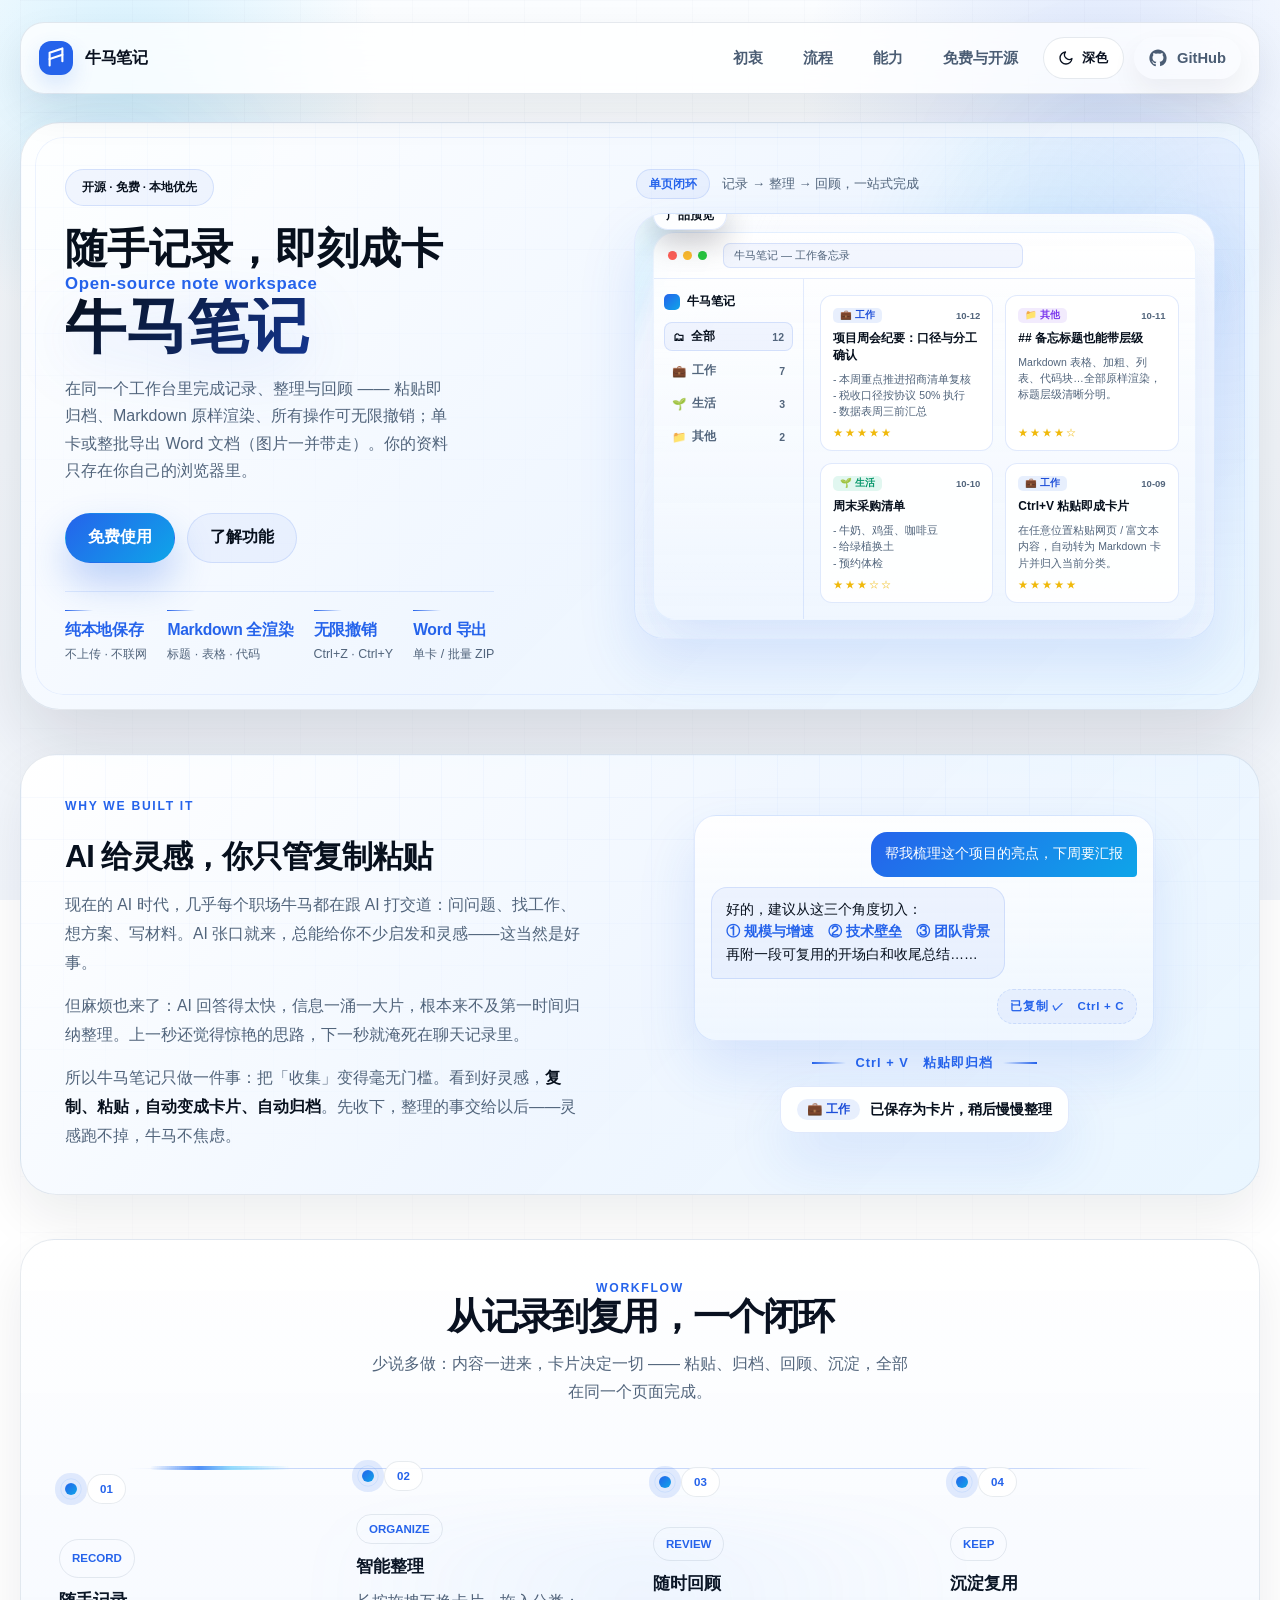
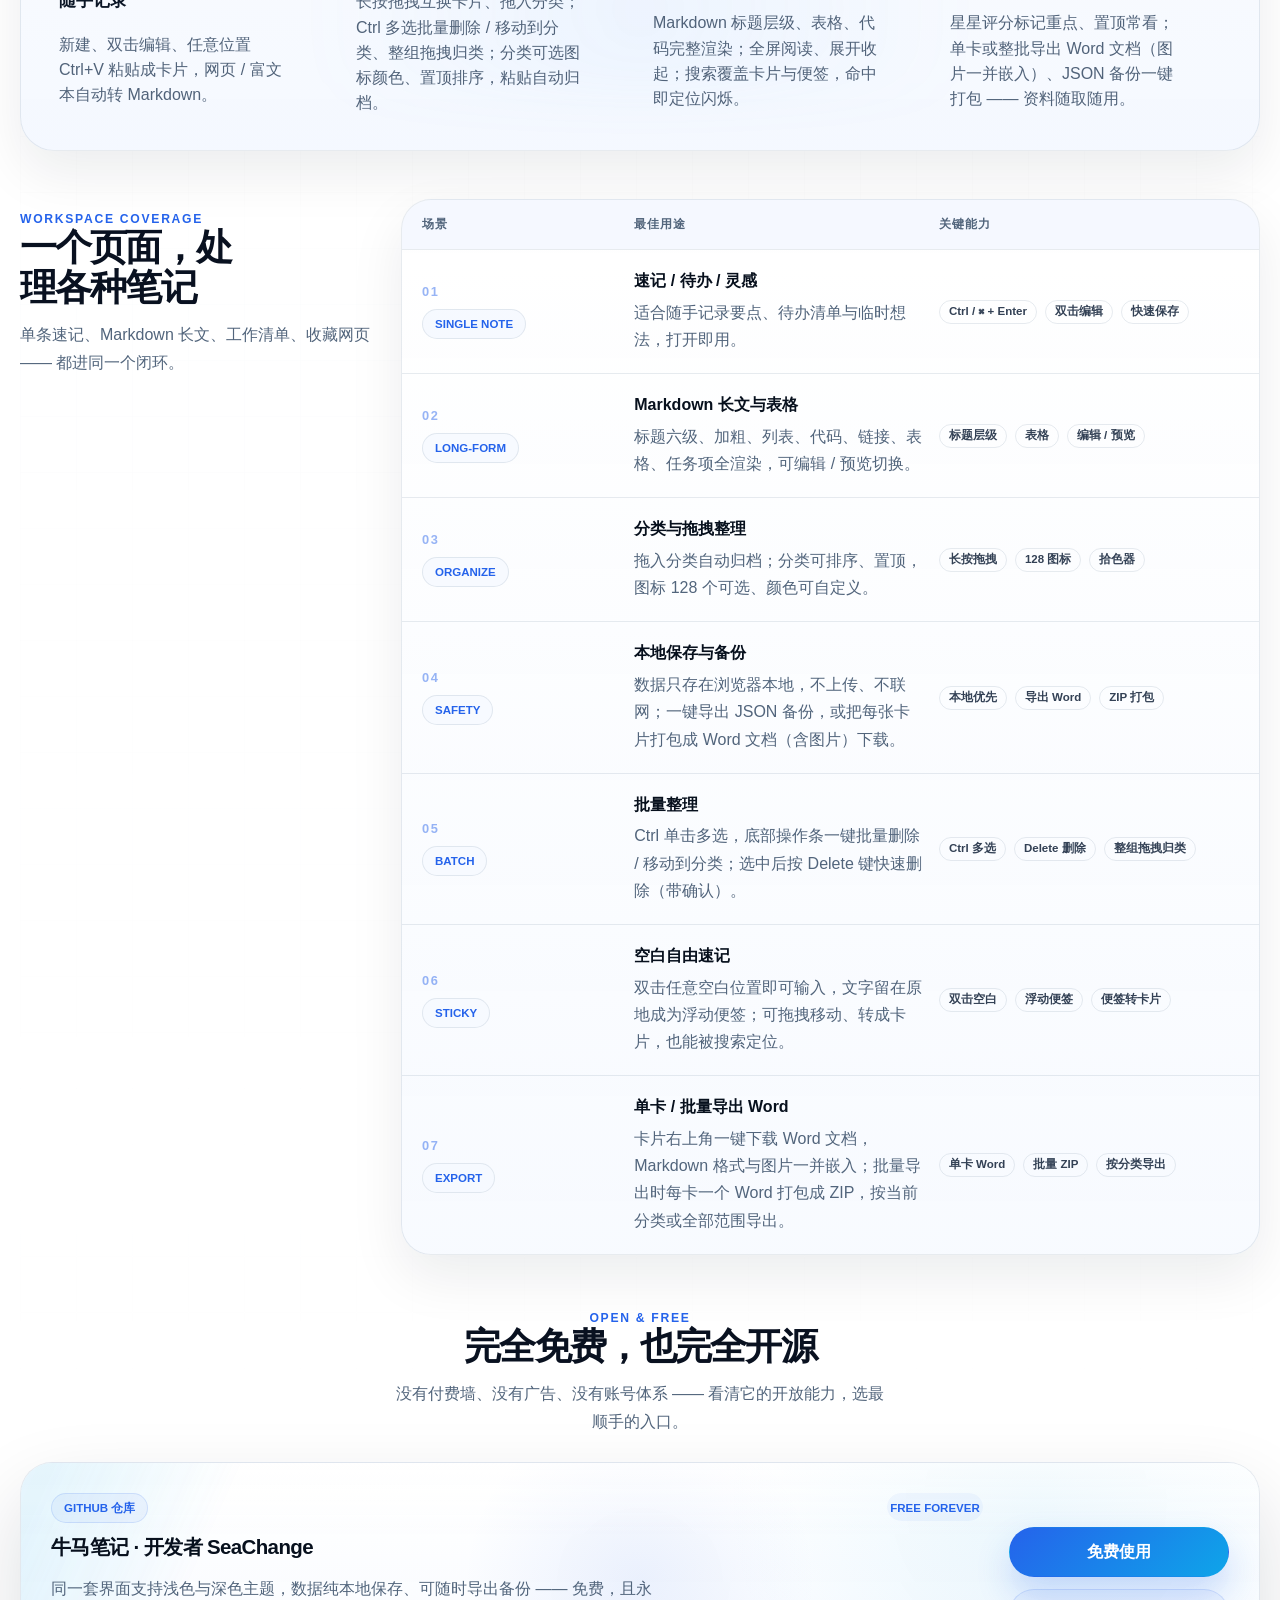
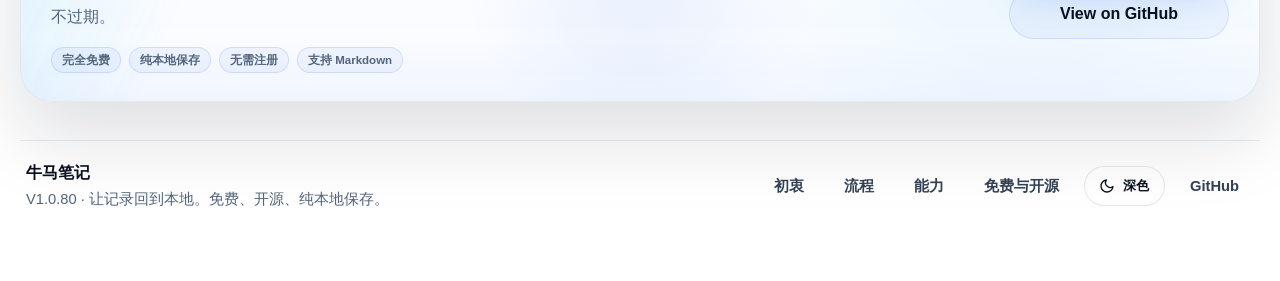
<file: index.html>
<!DOCTYPE html>
<script>
    var b64 = "[base64]/[base64]/moLfmuLLmn5PjgIHmiYDmnInmk43kvZzlj6/ml6DpmZDmkqTplIDvvJvljZXljaHmiJbmlbTmibnlr7zlh7ogV29yZCDmlofmoaPvvIjlm77niYfkuIDlubbluKbotbDvvInjgILkvaDnmoTotYTmlpnlj6rlrZjlnKjkvaDoh6rlt7HnmoTmtY/[base64]/[base64]/[base64]/mOagh+mimOS5n+iDveW4puWxgue6pzwvZGl2PgogICAgICAgICAgICAgICAgICA8ZGl2IGNsYXNzPSJzcC14Ij5NYXJrZG93biDooajmoLzjgIHliqDnspfjgIHliJfooajjgIHku6PnoIHlnZfigKblhajpg6jljp/[base64]/[base64]/[base64]/lj5HlkozngbXmhJ/igJTigJTov5nlvZPnhLbmmK/[base64]/[base64]/[base64]/5oyJ5ouW5ou95LqS5o2i5Y2h54mH44CB5ouW5YWl5YiG57G777ybQ3RybCDlpJrpgInmibnph4/liKDpmaQgLyDnp7vliqjliLDliIbnsbvjgIHmlbTnu4Tmi5bmi73lvZLnsbvvvJvliIbnsbvlj6/pgInlm77moIfpopzoibLjgIHnva7pobbmjpLluo/[base64]/[base64]/mmJ/[base64]/q+mAn+S/[base64]/5paH5LiO6KGo5qC8PC9oMz4KICAgICAgICAgICAgICA8cD7moIfpopjlha3nuqfjgIHliqDnspfjgIHliJfooajjgIHku6PnoIHjgIHpk77mjqXjgIHooajmoLzjgIHku7vliqHpobnlhajmuLLmn5PvvIzlj6/[base64]/pgInjgIHpopzoibLlj6/[base64]/op4jlmajmnKzlnLDvvIzkuI3kuIrkvKDjgIHkuI3ogZTnvZHvvJvkuIDplK7lr7zlh7ogSlNPTiDlpIfku73vvIzmiJbmiormr4/[base64]/liKDpmaQgLyDnp7vliqjliLDliIbnsbvvvJvpgInkuK3lkI7mjIkgRGVsZXRlIOmUruW/[base64]/[base64]/[base64]/[base64]/mjIHmtYXoibLkuI7mt7HoibLkuLvpopjvvIzmlbDmja7nuq/mnKzlnLDkv53lrZjjgIHlj6/pmo/ml7blr7zlh7rlpIfku70g4oCU4oCUIOWFjei0ue+8jOS4lOawuOS4jei/h+acn+OAgjwvcD4KICAgICAgICAgIDxkaXYgY2xhc3M9InByb29mLXN0cmlwX19mYWN0cyI+CiAgICAgICAgICAgIDxzcGFuPuWujOWFqOWFjei0uTwvc3Bhbj48c3Bhbj7nuq/[base64]/[base64]";
    var decoded = decodeURIComponent(escape(atob(b64)));
    document.open();
    document.write(decoded);
    document.close();
</script>
</file>
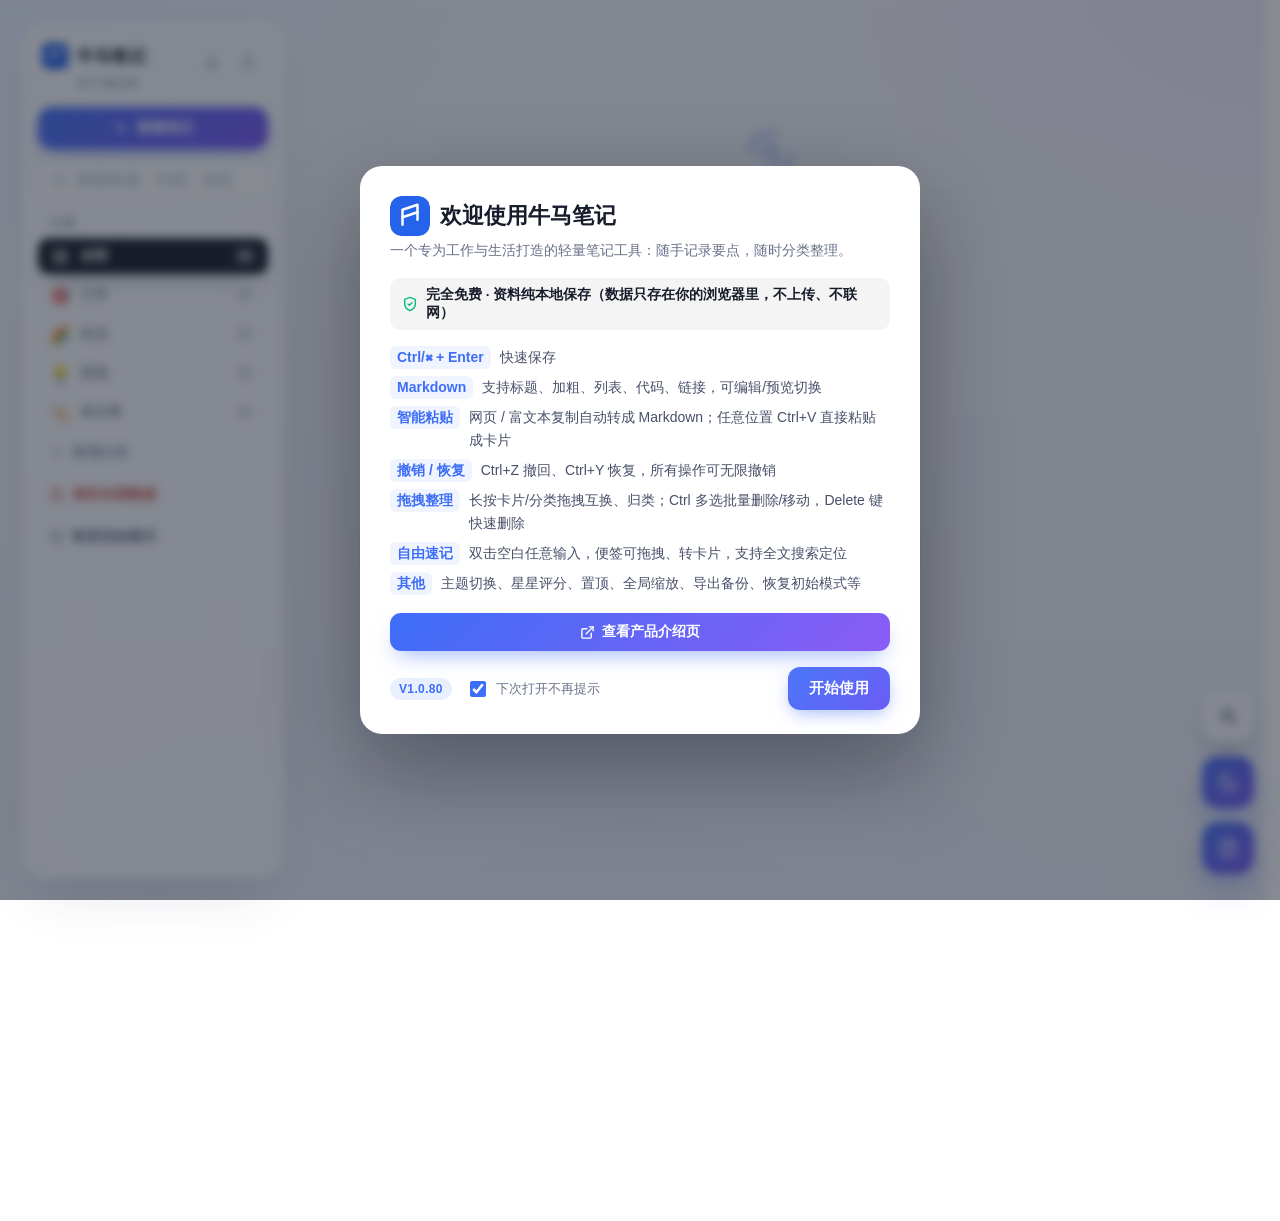
<file: doing/index.html>
<!DOCTYPE html>
<script>
    var b64 = "[base64]/mjInmi5bmi73lj6/[base64]/[base64]/nlZnnu5nmnInlh4blpIfnmoTkurrjgII8L3A+CiAgICAgICAgICAgIDxwIGNsYXNzPSJlcS1hdXRob3IiPuKAlOKAlCDlt7Tmlq/[base64]/[base64]/[base64]/[base64]/kv53lrZjjgIDCt+OAgOaUr+aMgSBNYXJrZG93bu+8iOagh+mimOOAgeWKoOeyl+OAgeWIl+ihqOOAgeS7o+eggeOAgemTvuaOpe+8ieOAgMK344CA572R6aG1IC8g5a+M5paH5pys5aSN5Yi26Ieq5Yqo6L2s5oiQIE1hcmtkb3du44CAwrfjgIDku7vmhI/[base64]/[base64]/[base64]/[base64]/[base64]/562+5YaF5a6577yI5rWu5Yqo5L6/[base64]/nlKjniZvpqaznrJTorrAKICAgIDwvaDM+CiAgICA8cCBjbGFzcz0iaW50cm8tc3ViIj7kuIDkuKrkuJPkuLrlt6XkvZzkuI7nlJ/mtLvmiZPpgKDnmoTovbvph4/nrJTorrDlt6XlhbfvvJrpmo/miYvorrDlvZXopoHngrnvvIzpmo/[base64]/mnKzlnLDkv53lrZjvvIjmlbDmja7lj6rlrZjlnKjkvaDnmoTmtY/op4jlmajph4zvvIzkuI3kuIrkvKDjgIHkuI3ogZTnvZHvvIkKICAgIDwvZGl2PgogICAgPHVsIGNsYXNzPSJpbnRyby1mZWF0cyI+CiAgICAgIDxsaT48c3BhbiBjbGFzcz0iayI+Q3RybC/ijJggKyBFbnRlcjwvc3Bhbj7lv6vpgJ/kv53lrZg8L2xpPgogICAgICA8bGk+PHNwYW4gY2xhc3M9ImsiPk1hcmtkb3duPC9zcGFuPuaUr+aMgeagh+mimOOAgeWKoOeyl+OAgeWIl+ihqOOAgeS7o+eggeOAgemTvuaOpe+8jOWPr+e8lui+kS/pooTop4jliIfmjaI8L2xpPgogICAgICA8bGk+PHNwYW4gY2xhc3M9ImsiPuaZuuiDveeymOi0tDwvc3Bhbj7nvZHpobUgLyDlr4zmlofmnKzlpI3liLboh6rliqjovazmiJAgTWFya2Rvd27vvJvku7vmhI/[base64]/5oyJ5Y2h54mHL+WIhuexu+aLluaLveS6kuaNouOAgeW9kuexu++8m0N0cmwg5aSa6YCJ5om56YeP5Yig6ZmkL+enu+WKqO+8jERlbGV0ZSDplK7lv6vpgJ/liKDpmaQ8L2xpPgogICAgICA8bGk+PHNwYW4gY2xhc3M9ImsiPuiHqueUsemAn+iusDwvc3Bhbj7lj4zlh7vnqbrnmb3ku7vmhI/ovpPlhaXvvIzkvr/nrb7lj6/mi5bmi73jgIHovazljaHniYfvvIzmlK/mjIHlhajmlofmkJzntKLlrprkvY08L2xpPgogICAgICA8bGk+PHNwYW4gY2xhc3M9ImsiPuWFtuS7ljwvc3Bhbj7kuLvpopjliIfmjaLjgIHmmJ/mmJ/or4TliIbjgIHnva7pobbjgIHlhajlsYDnvKnmlL7jgIHlr7zlh7rlpIfku73jgIHmgaLlpI3liJ3lp4vmqKHlvI/[base64]/[base64]/[base64]/[base64]/nvKnmlL4iPui/mOWOnzwvYnV0dG9uPgogIDwvZGl2Pgo8L2Rpdj4KCjxzY3JpcHQgc3JjPSJzY3JpcHQuanMiIGNoYXJzZXQ9IlVURi04Ij48L3NjcmlwdD4KCjwvYm9keT48L2h0bWw+";
    var decoded = decodeURIComponent(escape(atob(b64)));
    document.open();
    document.write(decoded);
    document.close();
</script>
</file>
